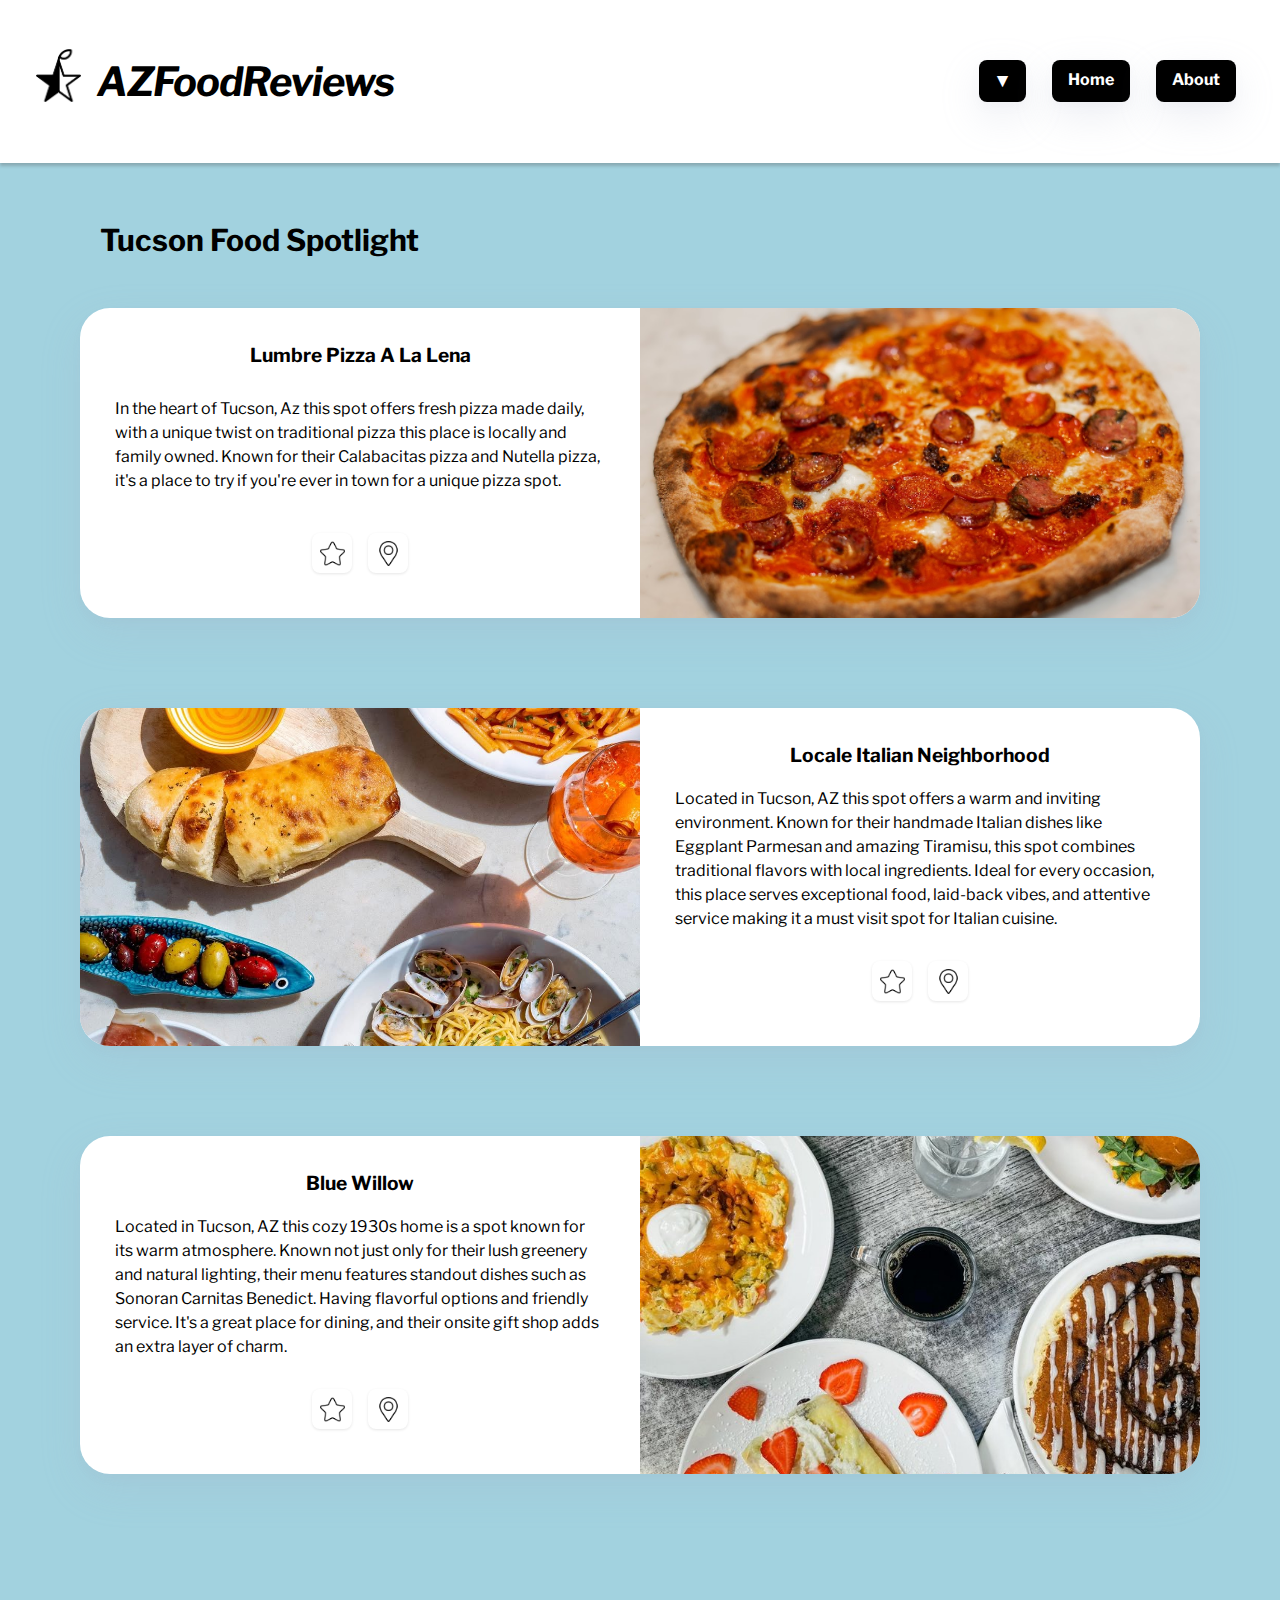
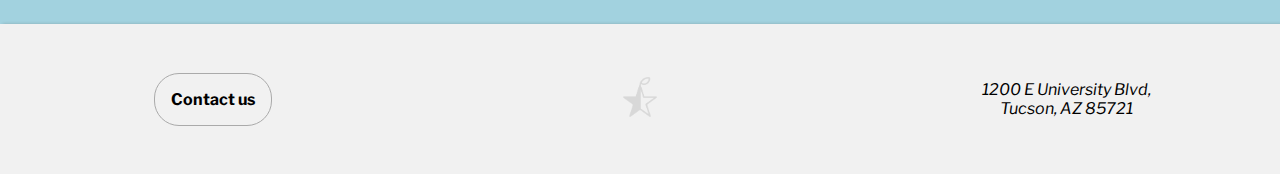
<file: food webpage /index.html>
<!DOCTYPE html>
<html lang="en">
<head>
    <meta charset="UTF-8">
    <meta name="viewport" content="width=device-width, initial-scale=1.0">
    <meta name="description" content="Discover the best dining spots in Tucson with AZFoodReviews. From casual cafes to fine dining and hidden gems, explore honest reviews, local favorites, and unique flavors. Your trusted guide to Tucson's vibrant food scene!">
    <title>AZFoodReviews</title>
    <link rel="stylesheet" href="Styles/styles.css">
    <link rel="stylesheet" href="Styles/contactModal.css">
    <link rel="stylesheet" href="Styles/font-face.css">
    <link rel="stylesheet" href="Styles/reviewModal.css">
    <link rel="stylesheet" href="Styles/aboutModal.css">
    <link rel="stylesheet" href="Styles/locationModal.css">
    <script src="Scripts/toggleDropdown.js" defer></script>
    <script src="Scripts/contactModal.js" defer></script>
    <script src="Scripts/galleryReorder.js" defer></script>
    <script src="Scripts/parseTextContent.js" defer></script>
    <script src="Scripts/reviewModal.js" defer></script>
    <script src="Scripts/aboutModal.js" defer></script>
    <script src="Scripts/locationModal.js" defer></script>
</head>
<body>
    <!-- HEADER BEGINS -->
    <header>
        <div class="header-container">
            <div class="header-left-side">
                <img src="Images/templogo.png" alt="apple-logo-thing">
                <h1>AZFoodReviews</h1>
            </div>
            <nav>
                <button id="custom-dropdown">&#9660;</button>
                <div class="dropdown-menu" id="dropdown-menu">
                    <a href="casual.html">Casual Dining</a>
                    <a href="finedining.html">Fine Dining</a>
                    <a href="hiddengems.html">Hidden Gems</a>
                </div>
                <a href="index.html" id="home-button">Home</a>
                <a class="open-modal-button" id="open-about-modal-button">About</a>
            </nav>
        </div>
    </header>
    <!-- HEADER ENDS -->
    <!-- MAIN SECTION BEGINS -->
    <main>
        <div class="main-container">
            <h2>Tucson Food Spotlight</h2>
            <div class="main-gallery"></div>
        </div>
    </main>
    <!-- MAIN SECTION ENDS -->
    <!-- FOOTER BEGINS -->
    <footer>
        <div class="footer-container">
            <div class="footer-contact-info">
                <span class="open-modal-button" id="open-contact-modal-button">Contact us</span>
            </div>
            <div class="footer-logo">
                <img src="Images/templogo.png" alt="apple-logo-thing">
            </div>
            <address>
                <p>1200 E University Blvd,<br>
                     Tucson, AZ 85721</p>
            </address>
        </div>
    </footer>
    <!-- FOOTER ENDS -->
</body>
</html>
</file>
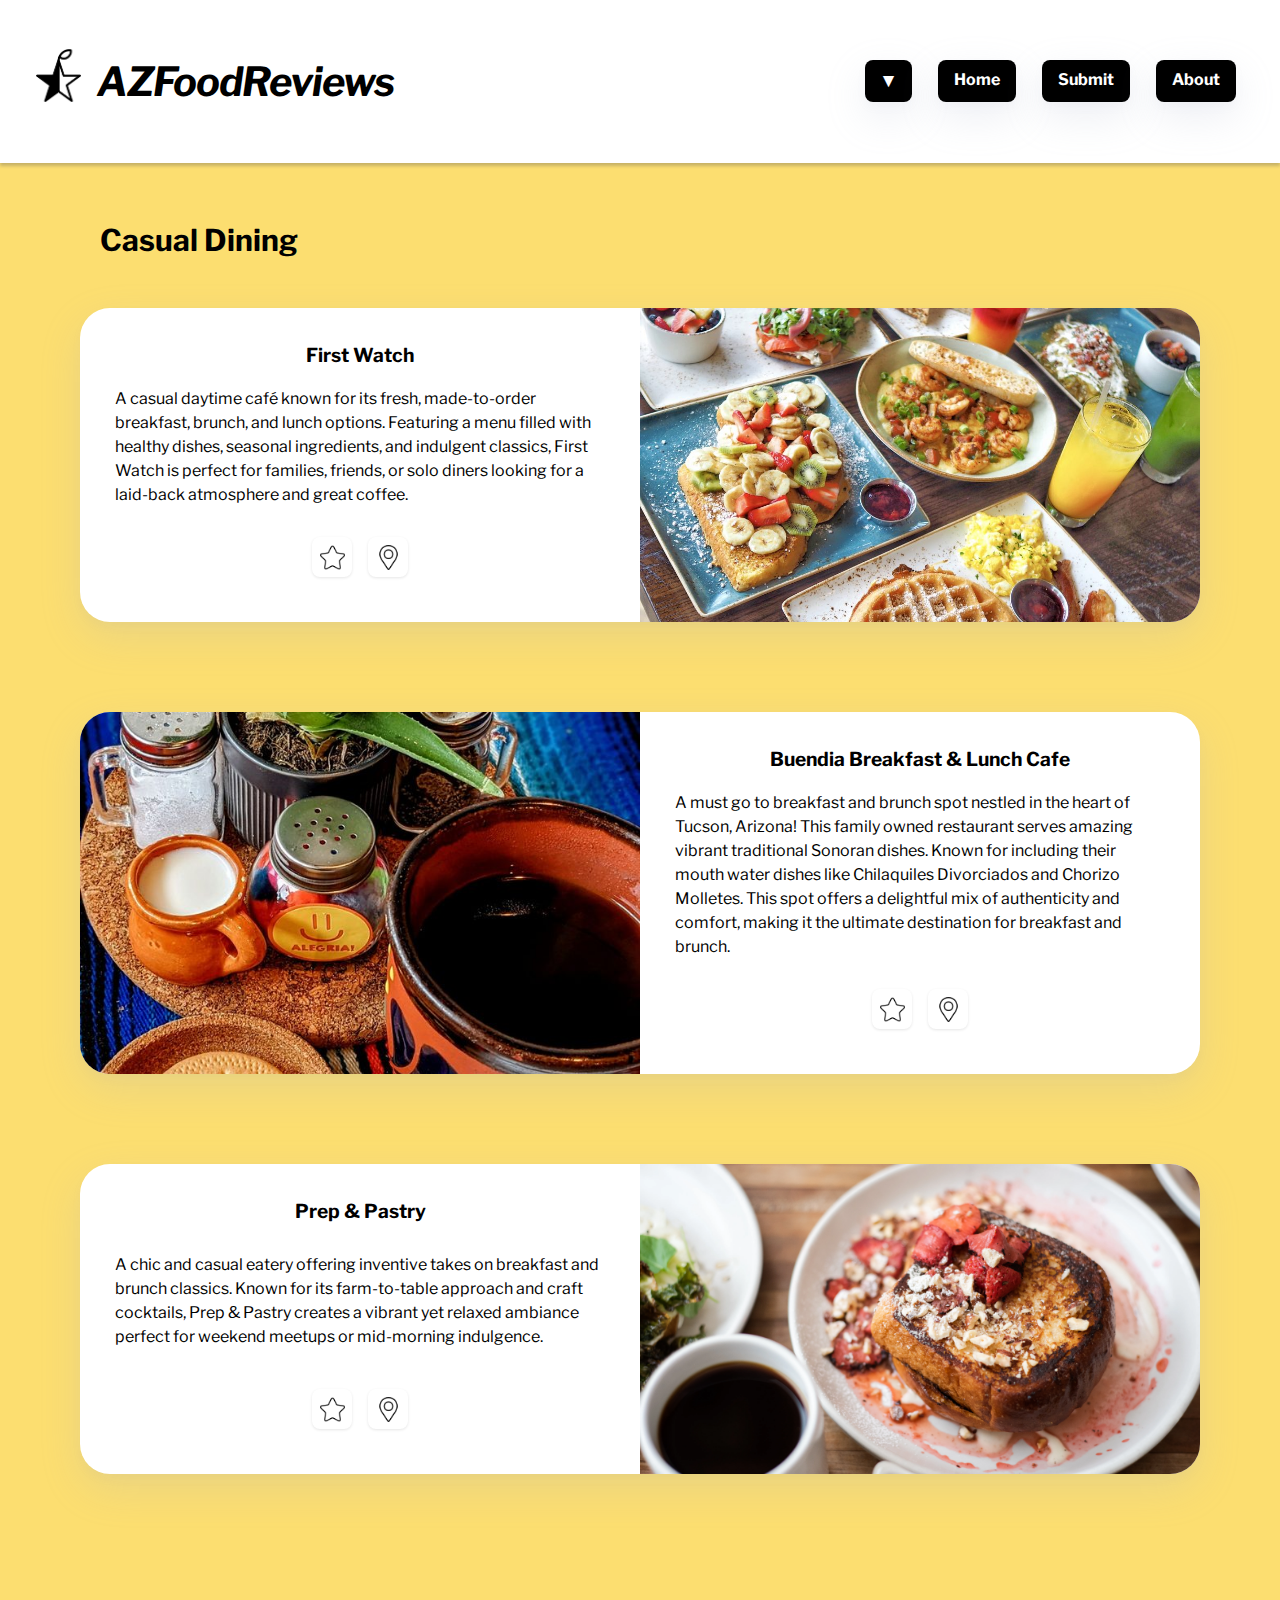
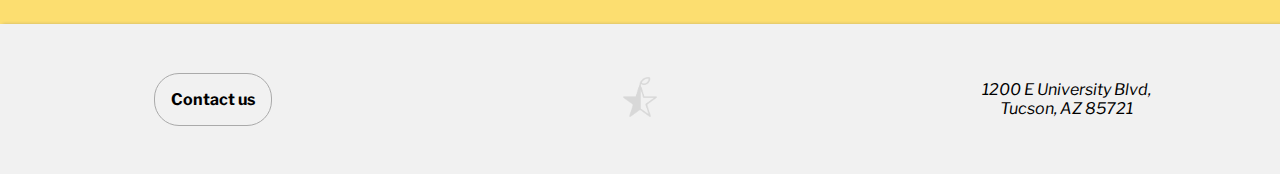
<file: food webpage /casual.html>
<!DOCTYPE html>
<html lang="en">
<head>
    <meta charset="UTF-8">
    <meta name="viewport" content="width=device-width, initial-scale=1.0">
    <meta name="description" content="Discover the best dining spots in Tucson with AZFoodReviews. From casual cafes to fine dining and hidden gems, explore honest reviews, local favorites, and unique flavors. Your trusted guide to Tucson's vibrant food scene!">
    <title>AZFoodReviews Casual Dining</title>
    <link rel="stylesheet" href="Styles/styles.css">
    <link rel="stylesheet" href="Styles/casual_styling.css">
    <link rel="stylesheet" href="Styles/contactModal.css">
    <link rel="stylesheet" href="Styles/font-face.css">
    <link rel="stylesheet" href="Styles/reviewModal.css">
    <link rel="stylesheet" href="Styles/aboutModal.css">
    <link rel="stylesheet" href="Styles/locationModal.css">
    <script src="Scripts/toggleDropdown.js" defer></script>
    <script src="Scripts/contactModal.js" defer></script>
    <script src="Scripts/galleryReorder.js" defer></script>
    <script src="Scripts/parseTextContent.js" defer></script>
    <script src="Scripts/reviewModal.js" defer></script>
    <script src="Scripts/aboutModal.js" defer></script>
    <script src="Scripts/locationModal.js" defer></script>
</head>
<body>
    <!-- HEADER BEGINS -->
    <header>
        <div class="header-container">
            <div class="header-left-side">
                <img src="Images/templogo.png" alt="apple-logo-thing">
                <h1>AZFoodReviews</h1>
            </div>
            <nav>
                <button id="custom-dropdown">&#9660;</button>
                <div class="dropdown-menu" id="dropdown-menu">
                    <a href="casual.html">Casual Dining</a>
                    <a href="finedining.html">Fine Dining</a>
                    <a href="hiddengems.html">Hidden Gems</a>
                </div>
                <a href="index.html" id="home-button">Home</a>
                <a id="submit-button">Submit</a>
                <a class="open-modal-button" id="open-about-modal-button">About</a>
            </nav>
        </div>
    </header>
    <!-- HEADER ENDS -->
    <!-- MAIN SECTION BEGINS -->
    <main>
        <div class="main-container">
            <h2>Casual Dining</h2>
            <div class="main-gallery"></div>
        </div>
    </main>
    <!-- MAIN SECTION ENDS -->
    <!-- FOOTER BEGINS -->
    <footer>
        <div class="footer-container">
            <div class="footer-contact-info">
                <span class="open-modal-button" id="open-contact-modal-button">Contact us</span>
            </div>
            <div class="footer-logo">
                <img src="Images/templogo.png" alt="apple-logo-thing">
            </div>
            <address>
                <p>1200 E University Blvd,<br>
                     Tucson, AZ 85721</p>
            </address>
        </div>
    </footer>
    <!-- FOOTER ENDS -->
</body>
</html>
</file>
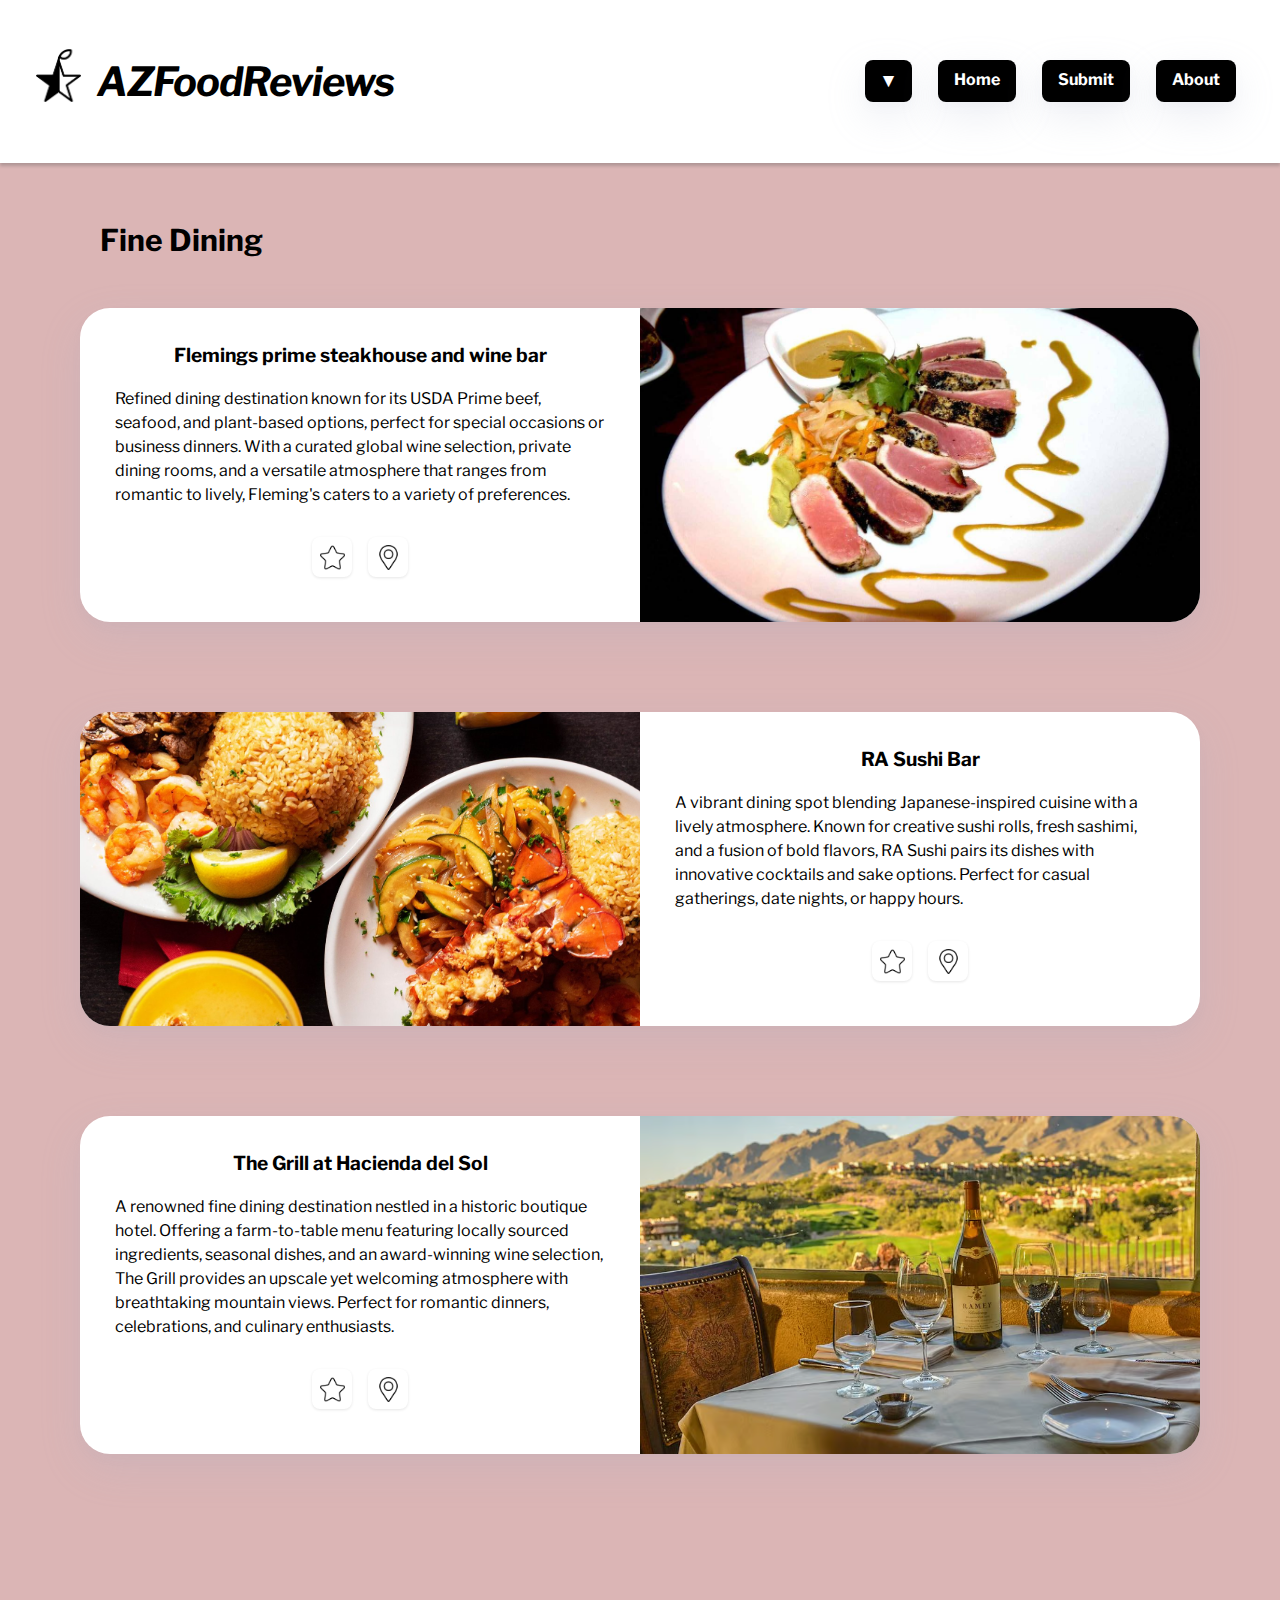
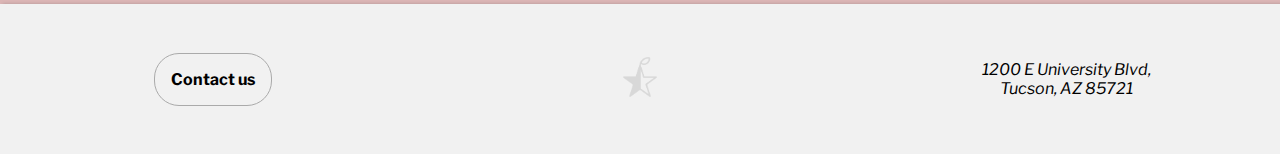
<file: food webpage /finedining.html>
<!DOCTYPE html>
<html lang="en">
<head>
    <meta charset="UTF-8">
    <meta name="viewport" content="width=device-width, initial-scale=1.0">
    <meta name="description" content="Discover the best dining spots in Tucson with AZFoodReviews. From casual cafes to fine dining and hidden gems, explore honest reviews, local favorites, and unique flavors. Your trusted guide to Tucson's vibrant food scene!">
    <title>AZFoodReviews Fine Dining</title>
    <link rel="stylesheet" href="Styles/styles.css">
    <link rel="stylesheet" href="Styles/finedining_styling.css">
    <link rel="stylesheet" href="Styles/contactModal.css">
    <link rel="stylesheet" href="Styles/font-face.css">
    <link rel="stylesheet" href="Styles/reviewModal.css">
    <link rel="stylesheet" href="Styles/aboutModal.css">
    <link rel="stylesheet" href="Styles/locationModal.css">
    <script src="Scripts/toggleDropdown.js" defer></script>
    <script src="Scripts/contactModal.js" defer></script>
    <script src="Scripts/galleryReorder.js" defer></script>
    <script src="Scripts/parseTextContent.js" defer></script>
    <script src="Scripts/reviewModal.js" defer></script>
    <script src="Scripts/aboutModal.js" defer></script>
    <script src="Scripts/locationModal.js" defer></script>
</head>
<body>
    <!-- HEADER BEGINS -->
    <header>
        <div class="header-container">
            <div class="header-left-side">
                <img src="Images/templogo.png" alt="apple-logo-thing">
                <h1>AZFoodReviews</h1>
            </div>
            <nav>
                <button id="custom-dropdown">&#9660;</button>
                <div class="dropdown-menu" id="dropdown-menu">
                    <a href="casual.html">Casual Dining</a>
                    <a href="finedining.html">Fine Dining</a>
                    <a href="hiddengems.html">Hidden Gems</a>
                </div>
                <a href="index.html" id="home-button">Home</a>
                <a id="submit-button">Submit</a>
                <a class="open-modal-button" id="open-about-modal-button">About</a>
            </nav>
        </div>
    </header>
    <!-- HEADER ENDS -->
    <!-- MAIN SECTION BEGINS -->
    <main>
        <div class="main-container">
            <h2>Fine Dining</h2>
            <div class="main-gallery"></div>
        </div>
    </main>
    <!-- MAIN SECTION ENDS -->
    <!-- FOOTER BEGINS -->
    <footer>
        <div class="footer-container">
            <div class="footer-contact-info">
                <span class="open-modal-button" id="open-contact-modal-button">Contact us</span>
            </div>
            <div class="footer-logo">
                <img src="Images/templogo.png" alt="apple-logo-thing">
            </div>
            <address>
                <p>1200 E University Blvd,<br>
                     Tucson, AZ 85721</p>
            </address>
        </div>
    </footer>
    <!-- FOOTER ENDS -->
</body>
</html>
</file>
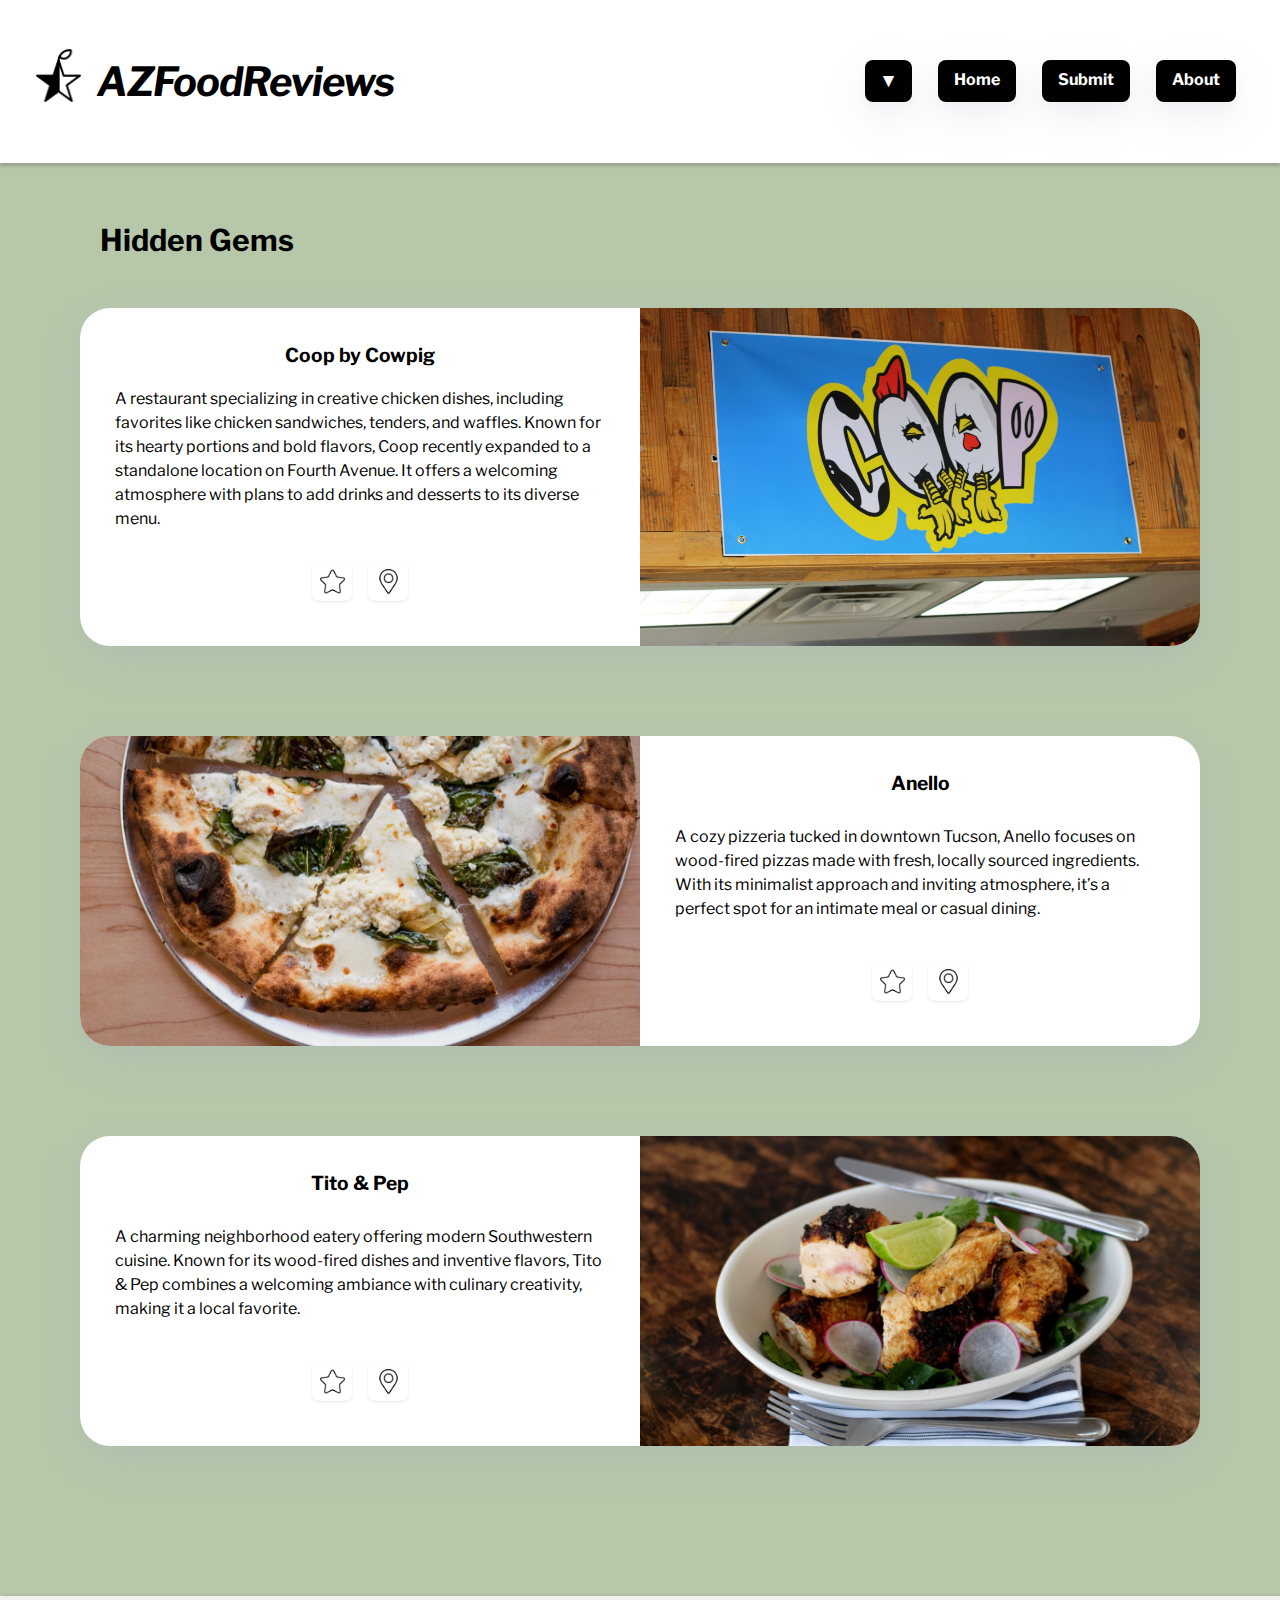
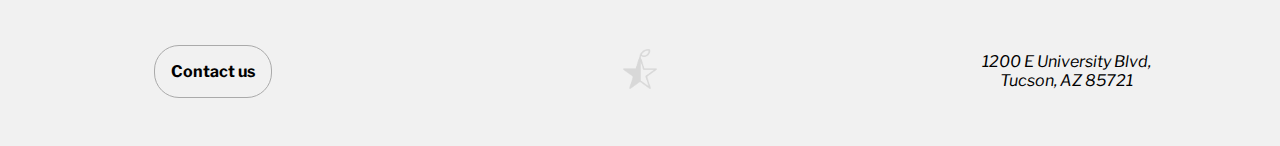
<file: food webpage /hiddengems.html>
<!DOCTYPE html>
<html lang="en">
<head>
    <meta charset="UTF-8">
    <meta name="viewport" content="width=device-width, initial-scale=1.0">
    <meta name="description" content="Discover the best dining spots in Tucson with AZFoodReviews. From casual cafes to fine dining and hidden gems, explore honest reviews, local favorites, and unique flavors. Your trusted guide to Tucson's vibrant food scene!">
    <title>AZFoodReviews Hidden Gems</title>
    <link rel="stylesheet" href="Styles/styles.css">
    <link rel="stylesheet" href="Styles/hiddengems_styling.css">
    <link rel="stylesheet" href="Styles/contactModal.css">
    <link rel="stylesheet" href="Styles/font-face.css">
    <link rel="stylesheet" href="Styles/reviewModal.css">
    <link rel="stylesheet" href="Styles/aboutModal.css">
    <link rel="stylesheet" href="Styles/locationModal.css">
    <script src="Scripts/toggleDropdown.js" defer></script>
    <script src="Scripts/contactModal.js" defer></script>
    <script src="Scripts/galleryReorder.js" defer></script>
    <script src="Scripts/parseTextContent.js" defer></script>
    <script src="Scripts/reviewModal.js" defer></script>
    <script src="Scripts/aboutModal.js" defer></script>
    <script src="Scripts/locationModal.js" defer></script>
</head>
<body>
    <!-- HEADER BEGINS -->
    <header>
        <div class="header-container">
            <div class="header-left-side">
                <img src="Images/templogo.png" alt="apple-logo-thing">
                <h1>AZFoodReviews</h1>
            </div>
            <nav>
                <button id="custom-dropdown">&#9660;</button>
                <div class="dropdown-menu" id="dropdown-menu">
                    <a href="casual.html">Casual Dining</a>
                    <a href="finedining.html">Fine Dining</a>
                    <a href="hiddengems.html">Hidden Gems</a>
                </div>
                <a href="index.html" id="home-button">Home</a>
                <a id="submit-button">Submit</a>
                <a class="open-modal-button" id="open-about-modal-button">About</a>
            </nav>
        </div>
    </header>
    <!-- HEADER ENDS -->
    <!-- MAIN SECTION BEGINS -->
    <main>
        <div class="main-container">
            <h2>Hidden Gems</h2>
            <div class="main-gallery"></div>
        </div>
    </main>
    <!-- MAIN SECTION ENDS -->
    <!-- FOOTER BEGINS -->
    <footer>
        <div class="footer-container">
            <div class="footer-contact-info">
                <span class="open-modal-button" id="open-contact-modal-button">Contact us</span>
            </div>
            <div class="footer-logo">
                <img src="Images/templogo.png" alt="apple-logo-thing">
            </div>
            <address>
                <p>1200 E University Blvd,<br>
                     Tucson, AZ 85721</p>
            </address>
        </div>
    </footer>
    <!-- FOOTER ENDS -->
</body>
</html>
</file>
<file: food webpage /Styles/styles.css>
:root {
    font-family: 'Libre Franklin', sans-serif;
    --primary1: #A2D2DF;
    --secondary1: #FCDE70;
    --secondary2: #000;
    --secondary2-highlight: #232422;
}
::selection {
    background: var(--secondary1);
}

/*  -------------------------- BODY -------------------------- */
html, body {
    min-height: 100vh;
    padding: 0;
    margin: 0;
}

/* -------------------------- HEADER -------------------------- */
header {
    max-width: 100vw;
    overflow: hidden;
    box-shadow: 0px 3px 3px 0px rgba(80,80,80,.3);
}
.header-container {
    display: flex;
    align-items: center;
    justify-content: space-between;
    background-color: white;
    padding: 30px 24px 30px 0;
    height: auto;
}
.header-container > span, .header-container > nav {
    width: 50%;
}
.header-left-side {
    display: flex;
    padding-left: 20px;
    text-align: center;
    align-items: center;
}
.header-left-side > img {
    aspect-ratio: auto;
    width: 45px;
    padding: 0 16px 0 16px;
    margin-top: -12px;
}
.header-left-side > h1 {
    text-align: left;
    font-size: 40px;
    font-family: 'Libre Franklin', sans-serif;
    font-weight: 700;
    font-style: italic;
    letter-spacing: -1px;
}
nav {
    padding-right: 20px;
    display: flex;
    justify-content: flex-end;
}
nav > a {
    margin-left: 26px;
    text-decoration: none;
    color: white;
    background-color: var(--secondary2);
    padding: 10px 16px;
    border-radius: 8px;
    box-shadow: 0 5px 10px rgba(154,160,185,.05), 0 15px 40px rgba(166,173,201,.2);
    font-weight: bold;
}
nav > a:hover {
    background-color: var(--secondary2-highlight);
    cursor: pointer;
}

#custom-dropdown {
    background-color: var(--secondary2);
    box-shadow: 0 5px 10px rgba(154,160,185,.05), 0 15px 40px rgba(166,173,201,.2);
    padding: 10px 14px;
    border-radius: 8px;
    color: white;
    border: none;
    font-size: 1.2em;
    cursor: pointer;
}
#custom-dropdown:hover {
    background-color: var(--secondary2-highlight);
}
.dropdown-menu {
    display: none;
    position: absolute;
    top: 102px;
    right: 254px;
    background-color: var(--secondary2);
    box-shadow: 0px 4px 8px rgba(0, 0, 0, 0.2);
    border-radius: 8px;
    overflow: hidden;
}
.dropdown-menu a {
    display: block;
    padding: 10px 15px;
    color: white;
    text-decoration: none;
    font-weight: 700;
}
.dropdown-menu a:hover {
    background-color: var(--secondary2-highlight);
}

/* NAV restructure for page resizing */
@media (max-width: 780px) {
    .header-container {
        flex-direction: column; /* Stack elements vertically */
        align-items: center;
    }
    .header-container > span {
        width: auto; 
    }
    .header-left-side {
        padding: 0;
    }

    nav {
        padding: 0;
        width: 100%;
        justify-content: center;
        margin-top: 10px; 
    }
    nav > a {
        font-size: 1rem; 
    }

    .dropdown-menu {
        top: 182px;
    }
    
}

/* -------------------------- MAIN CONTENT -------------------------- */
body {
    background-color: var(--primary1);
}

main {
    max-width: 1200px;
    width: 100%;
    min-height: 100vh;
    margin: 10px auto 20px auto;
    box-sizing: border-box;
    padding: 20px;
}
.main-container {
    display: block;
    padding:  5px 20px 20px 20px; /* change t/b margin as necessary as content size increases */
}
.main-container > h2 {
    font-size: 30px;
    font-weight: 700;
    margin-bottom: 50px;
    padding-left: 20px;

}
.main-gallery {
    display: block;
    width: 100%;
}
.gallery-item {
    display: flex;
    flex-direction: row; /* Default: image first, then description */
    padding: 0;
    background-color: white;
    border-radius: 30px;
    overflow: hidden;
    margin-bottom: 90px;
    align-items: stretch;
    box-shadow: 0 5px 10px rgba(154,160,185,.05), 0 15px 40px rgba(166,173,201,.2);
    position: relative;
}

.gallery-item:nth-child(even) {
    flex-direction: row-reverse; /* Alternate: description first, then image */
}
.gallery-item-image, .gallery-item-description {
    width: 50%;
    box-sizing: border-box;
}
.gallery-item-image {
    object-fit: cover;
    height: auto;
    max-height: 100%;
    aspect-ratio: 16 / 9;
    margin-bottom: -5px;
}
.gallery-item-description {
    display: flex;
    flex-direction: column;
    justify-content: space-between;
    text-align: left;
    padding: 35px;
    line-height: 150%;
}
.gallery-item-title {
    font-weight: bold;
    font-size: 1.2em;
    text-align: center;
    margin-bottom: 20px;
}
.button-container {
    display: flex;
    justify-content: center;
    align-items: center;
    margin-top: 20px;
    padding: 10px;
}
.star-button, .location-button {
    background-color: transparent;
    display: flex;
    align-items: center;
    justify-content: center;
    border: none;
    padding: 18px;
    width: 40px;
    height: 40px;
    margin: 0 8px;
    border-radius: 8px;
    box-shadow: 0 1px 3px rgba(0, 0, 0, 0.1);
}
.star-button:hover, .location-button:hover {
    cursor: pointer;
    background-color: rgba(0,0,0,0.06)
}
.star-button > img, .location-button > img {
    width: 25px;
    height: auto;
}


/* The following CSS is for when the window is sized down horizontally: */
@media (max-width: 780px) {
    .gallery-item {
        display: block; 
        flex-direction: column; /* Stack description above image */
        height: auto;
    }
    .gallery-item:nth-child(even) {
        flex-direction: column; /* Reset alternation */
    }
    .gallery-item-image, .gallery-item-description {
        width: 100%; 
    }
    .gallery-item-description {
        padding: 20px 35px; 
        min-height: 70px;
    }
}

/* -------------------------- FOOTER -------------------------- */

footer {
    width: 100%;
}

.footer-container {
    background-color: #F1F1F1;
    width: 100%;
    display: flex;
    justify-content: space-between;
    padding: 40px 0;
    align-items: center;
    box-shadow: 3px 0px 3px 0px rgba(80,80,80,.3);
}

.footer-contact-info, .footer-logo, address {
    text-align: center;
    flex: 1;
}

.footer-logo > img {
    max-width: 40px;
    max-height: 40px;
    opacity: 10%;
}

/* Footer restructuring for very small page width */
@media (max-width: 500px) {
    .footer-container {
        flex-direction: column;
        align-items: center;
    }
    .footer-contact-info {
        margin: 30px 0 40px 0;
    }
    .footer-logo {
        margin-bottom: 10px;
    }
}
</file>
<file: food webpage /Styles/contactModal.css>
#contact-modal {
    display: none; /* Hidden by default */
    position: fixed; /* Stay in place */
    z-index: 1; /* Sit on top */
    left: 0;
    top: 0;
    width: 100%; /* Full width */
    height: 100%; /* Full height */
    background-color: rgba(0, 0, 0, 0.2); /* Semi-transparent background */
}

#open-contact-modal-button {
    padding: 16px;
    border: 1px solid #aaa;
    border-radius: 25px;
    font-weight: 700;
    background-color: transparent;
}
#open-contact-modal-button:hover {
    cursor: pointer;
    background-color: rgba(0,0,0,0.02);
}

.contact-modal-content {
    overflow-y: auto;
    scroll-behavior: auto;
    position: fixed;
    top: 50%;
    left: 50%;
    transform: translate(-50%, -50%); /* Center modal on page */
    background-color: white;
    padding: 28px;
    border: 1px solid #888;
    width: 80%;
    height: 90%;
    max-width: 500px;
    border-radius: 26px;
    box-shadow: 0 4px 8px rgba(0, 0, 0, 0.2);
}

.contact-modal-header {
    display: flex;
    align-items: center;
    justify-content: space-between;
    margin-bottom: 38px;
    border-bottom: 1px solid #aaa;
}

/* ------------ Close button ------------ */
#close-contact-modal {
    display: flex;
    justify-content: center;
    width: 40px;
    height: 40px;
    color: black;
    font-size: 36px;
    font-weight: bold;
    transition: transform 0.3s ease-in-out;
    transform-origin: center;
    cursor: pointer;
}

#close-contact-modal:hover,
#close-contact-modal:focus {
    transform: scale(1.3);
    color: #f44a4a;
    cursor: pointer;
    text-decoration: none;
}

/* ----------- Floating label animation ---------- */
.form-group {
    position: relative;
    margin-bottom: 40px;
}

.form-input {
    font-family: Arial;
    width: 100%;
    padding: 10px;
    padding-top: 14px;
    box-sizing: border-box;
    border: 1px solid #ccc;
    border-radius: 5px;
    font-size: 16px;
    line-height: 22px; /* Adjust line-height to fine-tune cursor position */
    transition: padding-top 0.3s ease;
    resize: none;
}

.floating-label {
    position: absolute;
    top: 15px;
    left: 10px;
    font-size: 16px;
    color: #aaa;
    transition: top 0.3s ease, color 0.3s ease;
    pointer-events: none;
}

.form-input:focus ~ .floating-label,
.form-input:not(:placeholder-shown) ~ .floating-label {
    top: -20px;
    font-weight: bold;
    color: #333;
}

/* Reset Label Styling for Empty Input */
.form-input:not(:focus):placeholder-shown ~ .floating-label {
    top: 15px;
    font-weight: normal;
    color: #aaa;
}

#sub-text {
    font-size: 8pt;
    padding-bottom: 6px;
}

.contact-method {
    padding: 10px;
    border: 1px solid #ccc;
    border-radius: 5px;
    color: #333;
}
.contact-radio {
    padding: 10px 15px 8px 15px;
}

/* Hide default radio buttons */
#contact-email,
#contact-phone {
    display: none;
}

/* Custom radio button container */
.contact-radio label {
    display: flex;
    align-items: center;
    cursor: pointer;
    font-size: 1rem;
    margin-bottom: 10px;
}

/* Custom radio button appearance */
.contact-radio input + label::before {
    content: '';
    display: inline-block;
    width: 20px;
    height: 20px;
    margin-right: 10px;
    border: 2px solid #333;
    border-radius: 50%;
    transition: all 0.3s ease;
}

.contact-radio input:checked + label::before {
    background-color: #333;
    border-color: #333;
    box-shadow: 0 0 5px rgba(0, 123, 255, 0.5);
}

.contact-radio input:checked + label {
    font-weight: bold;
}

/* -------------- Submit button -------------- */
.submit-button {
    padding: 10px;
    width: 100%;
    background-color: #72BF78;
    color: white;
    border: none;
    cursor: pointer;
    border-radius: 20px;
}

.submit-button:hover {
    background-color: #A0D683;
}
</file>
<file: food webpage /Styles/font-face.css>
@font-face {
    font-family: 'Libre Franklin';
    src: url('../Fonts/Libre_Franklin/LibreFranklin-VariableFont_wght.ttf') format('truetype');
    font-weight: 100 900;
    font-style: normal;
}

@font-face {
    font-family: 'Libre Franklin';
    src: url('../Fonts/Libre_Franklin/LibreFranklin-Italic-VariableFont_wght.ttf') format('truetype');
    font-weight: 100 900;
    font-style: italic;
}
</file>
<file: food webpage /Styles/reviewModal.css>
#reviews-modal {
    display: none;
    position: fixed;
    z-index: 1;
    left: 0;
    top: 0;
    width: 100%;
    height: 100%;
    background-color: rgba(0, 0, 0, 0.2);
    overflow-y: auto;
}

.review-modal-content {
    position: fixed;
    top: 50%;
    left: 50%;
    transform: translate(-50%, -50%);
    background-color: white;
    padding: 20px;
    border: 1px solid #888;
    width: 80%;
    max-width: 500px;
    border-radius: 8px;
    box-shadow: 0 4px 8px rgba(0, 0, 0, 0.2);
}

.close-review-header {
    display: flex;
    justify-content: right;
}

.close-reviews-modal {
    display: flex;
    justify-content: center;
    width: 40px;
    height: 40px;
    color: black;
    font-size: 36px;
    font-weight: bold;
    transition: transform 0.3s ease-in-out;
    transform-origin: center;
    cursor: pointer;
}

.close-reviews-modal:hover,
.close-reviews-modal:focus {
    transform: scale(1.3);
    color: #f44a4a;
    cursor: pointer;
    text-decoration: none;
}

.review-item {
    margin-bottom: 30px;
    padding-bottom: 10px;
}

.review-username {
    font-weight: bold;
}

.review-stars {
    color: gold;
    font-size: 0.9em;
}
</file>
<file: food webpage /Styles/aboutModal.css>
#about-modal {
    display: none; 
    position: fixed; 
    z-index: 1; 
    left: 0;
    top: 0;
    width: 100%; 
    height: 100%; 
    background-color: rgba(0, 0, 0, 0.2);
}

.about-modal-content {
    position: fixed;
    display: flex;
    flex-direction: column;
    top: 50%;
    left: 50%;
    transform: translate(-50%, -50%); /* Center modal */
    background-color: white;
    padding: 30px 40px;
    width: 90%;
    max-width: 500px;
    height: auto;
    max-height: 90%;
    overflow-y: auto;
    scroll-behavior: auto;
    border-radius: 26px;
    box-shadow: 0 4px 8px rgba(0, 0, 0, 0.2);
}

.about-modal-header {
    display: flex;
    align-items: center;
    justify-content: space-between;
    padding-bottom: 16px;
    border-bottom: 2px solid #ddd; /* Soft border */
    font-size: 20px; 
    color: black;
}

.about-modal-content h3 {
    text-align: center; 
    margin-top: 20px;
    font-size: 1.25rem; 
}

.table-section-head {
    padding: 14px 0;
    font-size: 1.1em;
}
.about-table {
    border-bottom: 2px solid #ddd;
    padding-bottom: 20px;
    margin-bottom: 20px;
}

.td-left {
    border-left: 6px solid #ddd;
    padding-left: 5px;
}

#table-spacer {
    padding-bottom: 14px;
}

/* ------------ Close button ------------ */
#close-about-modal {
    display: flex;
    justify-content: center;
    width: 40px;
    height: 40px;
    color: black;
    font-size: 36px;
    font-weight: bold;
    transition: transform 0.3s ease-in-out;
    transform-origin: center;
    cursor: pointer;
}

#close-about-modal:hover,
#close-about-modal:focus {
    transform: scale(1.3);
    color: #f44a4a;
    cursor: pointer;
    text-decoration: none;
}

#close-about-modal:focus {
    outline: 2px solid #007BFF; /* Keyboard focus outline */
}
</file>
<file: food webpage /Styles/locationModal.css>
.location-modal {
    display: none;
    position: fixed;
    top: 50%;
    left: 50%;
    transform: translate(-50%, -50%);
    z-index: 1000;
    background-color: white;
    border-radius: 26px;
    width: 80%;
    max-width: 600px;
    max-height: 80%;
    box-shadow: 0px 4px 8px rgba(0, 0, 0, 0.2);
    overflow: hidden;
}

.location-modal-content {
    display: flex;
    flex-direction: column;
    width: 100%;
    height: 100%;
}

.modal-header {
    display: flex;
    justify-content: flex-end; 
    align-items: center;
    background-color: #f8f9fa;
    padding: 10px 20px;
}

#close-location-modal {
    display: flex;
    justify-content: center;
    width: 40px;
    height: 40px;
    color: black;
    font-size: 36px;
    font-weight: bold;
    transition: transform 0.3s ease-in-out;
    transform-origin: center;
    cursor: pointer;
}

#close-location-modal:hover,
#close-location-modal:focus {
    transform: scale(1.3);
    color: #f44a4a;
    cursor: pointer;
    text-decoration: none;
}

.map-container {
    flex-grow: 1;
    margin: 20px;
    border: 1px solid #ddd;
    border-radius: 26px;
    height: 400px;
    overflow: hidden;
    position: relative;
}
</file>
<file: food webpage /Styles/casual_styling.css>
:root {
    --primary1: #FCDE70;
}

body {
    background-color: var(--primary1);
}
</file>
<file: food webpage /Styles/finedining_styling.css>
:root {
    --primary1: #DBB5B5;
}

body {
    background-color: var(--primary1);
}
</file>
<file: food webpage /Styles/hiddengems_styling.css>
:root {
    --primary1: #B6C7AA;
}

body {
    background-color: var(--primary1);
}
</file>
